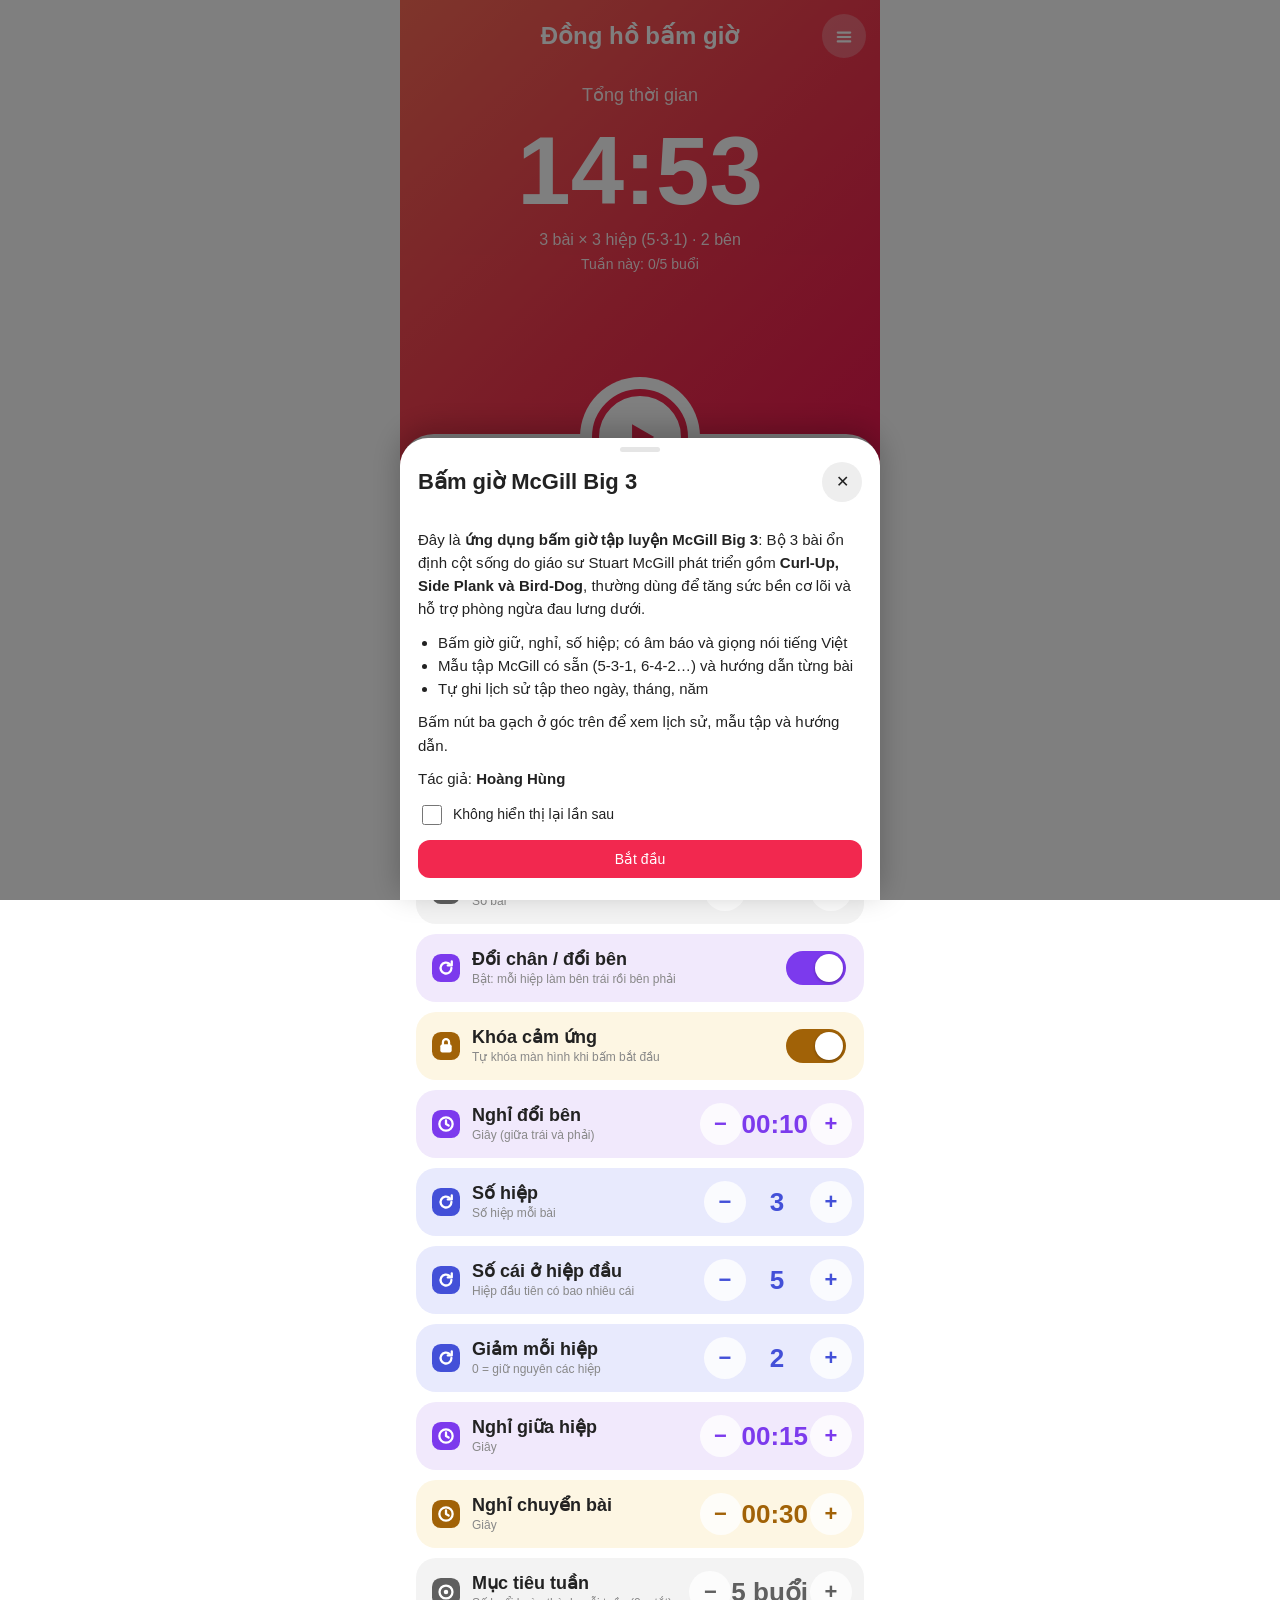
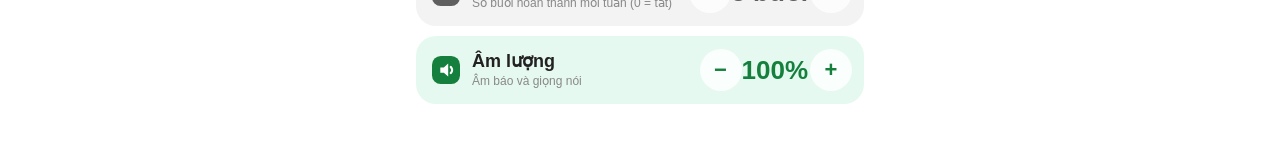
<file: index.html>
<!DOCTYPE html>
<html lang="vi">
<head>
<meta charset="UTF-8">
<meta name="viewport" content="width=device-width, initial-scale=1, minimum-scale=1, maximum-scale=1, user-scalable=no, viewport-fit=cover">
<title>Đồng hồ bấm giờ</title>
<link rel="apple-touch-icon" href="icon.png">
<link rel="icon" type="image/png" href="icon.png">
<meta name="apple-mobile-web-app-capable" content="yes">
<meta name="apple-mobile-web-app-status-bar-style" content="black-translucent">
<meta name="apple-mobile-web-app-title" content="Bấm giờ">
<link rel="manifest" href="manifest.webmanifest">
<meta name="theme-color" content="#f4364f">
<link rel="stylesheet" href="styles.css">
</head>
<body>
<div id="app">
<div class="top" id="top">
<h1>Đồng hồ bấm giờ</h1>
<button id="menu" aria-label="Lịch sử, mẫu tập và hướng dẫn"><svg class="fi" viewBox="0 0 24 24" aria-hidden="true"><rect x="4" y="6" width="16" height="2.4" rx="1.2"/><rect x="4" y="10.8" width="16" height="2.4" rx="1.2"/><rect x="4" y="15.6" width="16" height="2.4" rx="1.2"/></svg></button>
<div id="label">Tổng thời gian</div>
<div id="time">00:00</div>
<div id="info"></div>
<div id="wk"></div>
<div id="prog"></div>
</div>
<div class="sheet" id="sheet">
<button id="play" aria-label="Bắt đầu"><svg viewBox="0 0 24 24" id="pi"><path d="M7 4l14 8-14 8z"/></svg></button>
<div class="tools">
<button id="voice"><span><svg class="fi" viewBox="0 0 24 24" aria-hidden="true"><path d="M4 9.5v5h3.5l4.5 4v-13l-4.5 4z"/><path d="M15.2 9.2a4 4 0 0 1 0 5.6M17.8 6.6a7.6 7.6 0 0 1 0 10.8" fill="none" stroke="currentColor" stroke-width="2.2" stroke-linecap="round" stroke-linejoin="round"/></svg> Âm thanh</span></button><button id="vsel"><span><svg class="fi" viewBox="0 0 24 24" aria-hidden="true"><rect x="9" y="3" width="6" height="11" rx="3"/><path d="M5.8 11.5a6.2 6.2 0 0 0 12.4 0M12 17.8V21" fill="none" stroke="currentColor" stroke-width="2.2" stroke-linecap="round" stroke-linejoin="round"/></svg> Giọng đọc</span></button><button id="theme"><span><svg class="fi" viewBox="0 0 24 24" aria-hidden="true"><path d="M12 3a9 9 0 0 0 0 18z"/><circle cx="12" cy="12" r="8.2" fill="none" stroke="currentColor" stroke-width="2.2" stroke-linecap="round" stroke-linejoin="round"/></svg> Giao diện</span></button><button id="names"><span><svg class="fi" viewBox="0 0 24 24" aria-hidden="true"><path d="M4 17.3V20h2.7L18 8.7 15.3 6z"/><path d="M19.7 7a1 1 0 0 0 0-1.4l-1.3-1.3a1 1 0 0 0-1.4 0L16 5.3 18.7 8z"/></svg> Tên bài</span><small>Tùy chỉnh</small></button>
</div>
<div id="sug"></div>
<div id="rows"></div>
</div>
</div>
<div id="run">
<button id="lockBtn" aria-label="Khóa màn hình"><svg class="fi" viewBox="0 0 24 24" aria-hidden="true"><rect x="5" y="10.5" width="14" height="10" rx="2.6"/><path d="M8.5 10.5V8a3.5 3.5 0 0 1 7 0v2.5" fill="none" stroke="currentColor" stroke-width="2.2" stroke-linecap="round" stroke-linejoin="round"/></svg></button>
<button id="rCancel" aria-label="Hủy buổi tập"><svg class="fi" viewBox="0 0 24 24" aria-hidden="true"><path d="M6 6l12 12M18 6L6 18" fill="none" stroke="currentColor" stroke-width="2.6" stroke-linecap="round"/></svg></button>
<div id="rTitle">Tập luyện</div>
<div class="pan">Bài tập<div class="dots" id="rEx"></div></div>
<div class="pan">Vòng tập<div class="dots" id="rSet"></div></div>
<div class="ringw">
<svg viewBox="0 0 200 200"><circle cx="100" cy="100" r="92" fill="none" stroke="rgba(255,255,255,.25)" stroke-width="3"/>
<circle id="ring" cx="100" cy="100" r="92" fill="none" stroke="#fff" stroke-width="4" stroke-linecap="round" stroke-dasharray="578.05" stroke-dashoffset="0"/></svg>
<div class="mid"><div id="rPhase"></div><div id="rTime">00:00</div>
<div id="rTotal"><svg width="30" height="30" viewBox="0 0 30 30" fill="none" stroke="#fff" stroke-width="2.5"><circle cx="15" cy="15" r="12"/><path d="M15 8v8h5"/></svg><span id="rLeft">00:00</span><small>còn lại</small></div></div>
</div>
<div id="rName"></div><div id="rSub"></div>
<div class="ctl">
<button id="rPrev" aria-label="Quay lại"><svg width="26" height="26" viewBox="0 0 24 24" fill="none" stroke="#fff" stroke-width="2" stroke-linejoin="round"><path d="M18 5L8 12l10 7z"/><path d="M5 5v14"/></svg></button>
<button id="rPlay"><svg viewBox="0 0 24 24" id="rpi"><path d="M7 4l14 8-14 8z"/></svg></button>
<button id="rSkip"><svg width="30" height="30" viewBox="0 0 24 24" fill="none" stroke="#fff" stroke-width="2" stroke-linejoin="round"><path d="M6 5l10 7-10 7z"/><path d="M19 5v14"/></svg></button></div>
</div>
<div id="done">
<canvas id="cf"></canvas>
<div class="medal"><svg viewBox="0 0 64 64" fill="none" stroke="#fff" stroke-width="6" stroke-linecap="round" stroke-linejoin="round"><path d="M16 33l12 12 21-24"/></svg></div>
<h2>HOÀN THÀNH!</h2>
<p>Tuyệt vời, bạn đã hoàn thành buổi tập</p>
<div id="dStats"></div>
<button id="dDone">XONG</button>
</div>
<div id="bkp"><div class="bkp-box"><p>Bạn có muốn sao lưu dữ liệu buổi tập không?</p><div class="bkp-btns"><button id="bkpYes">Có</button><button id="bkpNo">Không</button></div></div></div>
<div id="lk"><button id="lkHold" aria-label="Chạm để mở khóa"><svg class="fi" viewBox="0 0 24 24" aria-hidden="true"><rect x="5" y="10.5" width="14" height="10" rx="2.6"/><path d="M8.5 10.5V8a3.5 3.5 0 0 1 7 0v2.5" fill="none" stroke="currentColor" stroke-width="2.2" stroke-linecap="round" stroke-linejoin="round"/></svg></button><div id="lkHint">Đang khoá cảm ứng. Chạm vào nút khóa để mở.</div></div>
<div class="ov" id="ov"><div class="box">
<div class="mh"><span id="mtl"></span><button data-a="close" aria-label="Đóng">✕</button></div>
<div class="tabs" id="mt"></div><div id="mb"></div>
</div></div>
<input type="file" id="file" accept=".json,application/json" hidden>
<script src="assets/img-curlup.js"></script>
<script src="assets/img-sideplank.js"></script>
<script src="assets/img-birddog.js"></script>
<script src="app.js"></script>
</body>
</html>
</file>
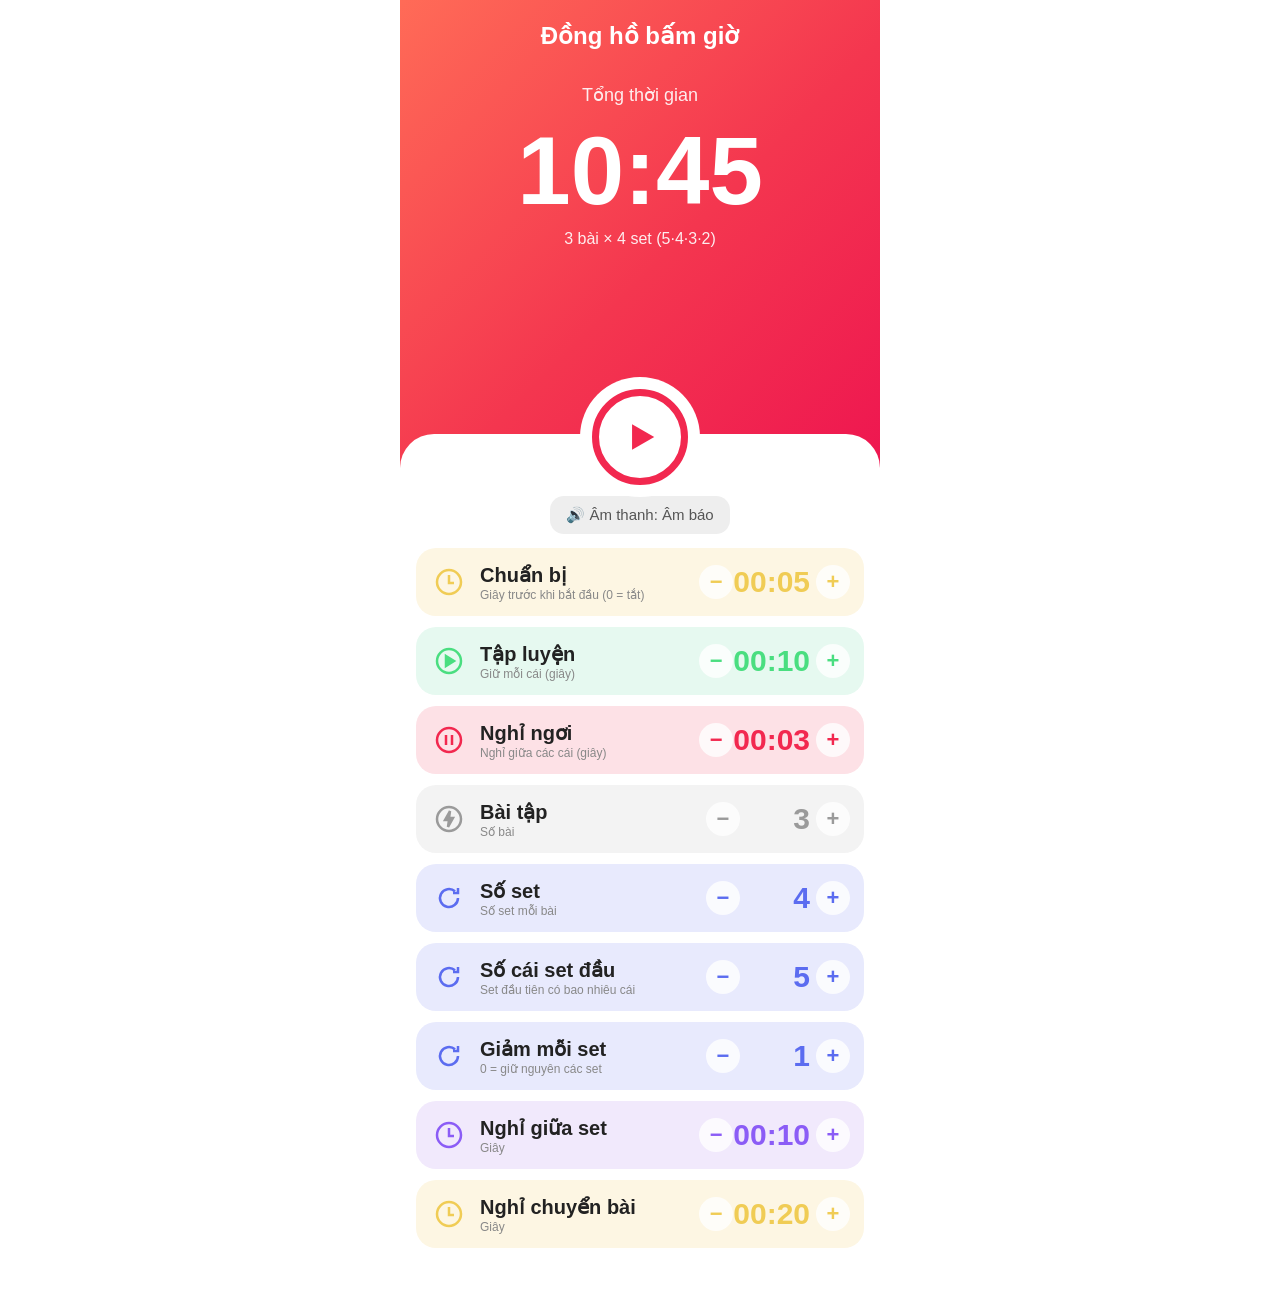
<file: TIME END.html>
<!DOCTYPE html>
<html lang="vi">
<head>
<meta charset="UTF-8">
<meta name="viewport" content="width=device-width, initial-scale=1, viewport-fit=cover">
<title>Đồng hồ bấm giờ</title>
<style>
*{box-sizing:border-box;-webkit-tap-highlight-color:transparent}
body{margin:0;font-family:-apple-system,"SF Pro Display",Roboto,sans-serif;background:#fff;color:#222}
#app{max-width:480px;min-height:100vh;margin:auto;display:flex;flex-direction:column;background:#fff}
.top{position:relative;height:52vh;min-height:360px;color:#fff;text-align:center;
 background:linear-gradient(135deg,#ff6b57,#f4364f 55%,#ee1650);transition:background .4s}
.top.rest{background:linear-gradient(135deg,#2dd4bf,#0ea5e9)}
.top.setrest{background:linear-gradient(135deg,#8b5cf6,#6366f1)}
.top.switch{background:linear-gradient(135deg,#fbbf24,#f97316)}
h1{margin:0;padding:calc(env(safe-area-inset-top,0px) + 22px) 0 0;font-size:24px;font-weight:700}
#label{margin-top:34px;font-size:18px;opacity:.9;min-height:24px}
#time{font-size:96px;font-weight:700;line-height:1.1;margin-top:10px;font-variant-numeric:tabular-nums}
#info{font-size:16px;opacity:.9;margin-top:6px;min-height:22px}
#prog{position:absolute;left:0;bottom:0;height:5px;background:rgba(255,255,255,.7);width:0;transition:width .2s}
.sheet{flex:1;background:#fff;border-radius:34px 34px 0 0;margin-top:-34px;position:relative;padding:62px 16px 30px}
#play{position:absolute;top:-45px;left:50%;transform:translateX(-50%);width:96px;height:96px;border-radius:50%;
 border:7px solid #f2284f;background:#fff;display:flex;align-items:center;justify-content:center;cursor:pointer;
 box-shadow:0 0 0 12px #fff;padding:0}
#play svg{width:38px;height:38px;fill:#f2284f}
.tools{display:flex;justify-content:center;gap:12px;margin-bottom:14px}
.tools button,.vtog{border:0;background:#eee;border-radius:14px;padding:10px 16px;font-size:15px;color:#555;cursor:pointer}
.row{display:flex;align-items:center;border-radius:20px;padding:0 14px 0 18px;height:68px;margin-bottom:11px;font-size:20px;font-weight:600}
.row .ic{width:30px;height:30px;margin-right:16px;flex:none}
.row .n{flex:1;cursor:pointer}
.row .n small{display:block;font-size:12px;font-weight:400;color:#888;margin-top:1px}
.row .v{font-size:30px;font-weight:600;min-width:70px;text-align:right;cursor:pointer}
.row button{width:34px;height:34px;border:0;border-radius:50%;background:rgba(255,255,255,.8);font-size:22px;font-weight:700;margin-left:6px;color:inherit;cursor:pointer}
.r1{background:#e6f9f0;color:#4ade80}.r2{background:#fde1e6;color:#f2284f}
.r3{background:#f3f3f3;color:#9a9a9a}.r4{background:#e8eafd;color:#5b6cf0}
.r5{background:#f1e9fc;color:#8b5cf6}.r6{background:#fdf6e3;color:#f0cc55}
.row .n{color:#222}
.locked .row button{opacity:.3;pointer-events:none}
#run{display:none;position:fixed;inset:0;z-index:9;flex-direction:column;align-items:center;color:#fff;padding:calc(env(safe-area-inset-top,0px) + 22px) 14px calc(env(safe-area-inset-bottom,0px) + 28px);transition:background .4s}
#rTitle{font-size:24px;font-weight:700;margin-bottom:22px}
.pan{width:100%;max-width:480px;display:flex;justify-content:space-between;align-items:center;border:2px solid rgba(255,255,255,.25);border-radius:26px;padding:0 22px;height:78px;margin-bottom:12px;font-size:22px;font-weight:600}
.dots{display:flex;gap:10px}.dots i{width:19px;height:19px;border-radius:50%;background:rgba(0,0,0,.15)}.dots i.on{background:#fff}
.ringw{position:relative;width:min(80vw,380px);aspect-ratio:1;margin:auto}
.ringw svg{width:100%;height:100%;transform:rotate(-90deg)}
.mid{position:absolute;inset:0;display:flex;flex-direction:column;align-items:center;justify-content:center}
#rPhase{font-size:22px;font-weight:600;text-transform:uppercase}
#rTime{font-size:84px;font-weight:700;font-variant-numeric:tabular-nums;line-height:1.1}
#rTotal{font-size:28px;font-weight:600;display:flex;align-items:center;gap:8px}
#rName{font-size:38px;font-weight:800;text-transform:uppercase;text-align:center}
#rSub{opacity:.85;margin:6px 0 24px;height:20px}
.ctl{display:flex;align-items:center;justify-content:space-between;width:100%;max-width:420px}
.ctl .c{background:none;border:0;color:#fff;font-size:18px;width:90px;cursor:pointer;text-align:left}
#rPlay{width:116px;height:116px;border-radius:50%;border:0;background:#fff;cursor:pointer;display:flex;align-items:center;justify-content:center}
#rPlay svg{width:46px;height:46px;fill:currentColor}
#rSkip{width:70px;height:70px;border-radius:50%;border:0;background:rgba(255,255,255,.25);cursor:pointer;display:flex;align-items:center;justify-content:center}
</style>
</head>
<body>
<div id="app">
 <div class="top" id="top">
  <h1>Đồng hồ bấm giờ</h1>
  <div id="label">Tổng thời gian</div>
  <div id="time">00:00</div>
  <div id="info"></div>
  <div id="prog"></div>
 </div>
 <div class="sheet" id="sheet">
  <button id="play" aria-label="Bắt đầu"><svg viewBox="0 0 24 24" id="pi"><path d="M7 4l14 8-14 8z"/></svg></button>
  <div class="tools">
   <button class="vtog" id="voice">🔊 Âm thanh</button>
  </div>
  <div id="rows"></div>
 </div>
</div>
<div id="run">
 <div id="rTitle">Tập luyện</div>
 <div class="pan">Bài tập<div class="dots" id="rEx"></div></div>
 <div class="pan">Vòng tập<div class="dots" id="rSet"></div></div>
 <div class="ringw">
  <svg viewBox="0 0 200 200"><circle cx="100" cy="100" r="92" fill="none" stroke="rgba(0,0,0,.12)" stroke-width="3"/>
  <circle id="ring" cx="100" cy="100" r="92" fill="none" stroke="#fff" stroke-width="4" stroke-linecap="round" stroke-dasharray="578.05" stroke-dashoffset="0"/></svg>
  <div class="mid"><div id="rPhase"></div><div id="rTime">00:00</div>
   <div id="rTotal"><svg width="30" height="30" viewBox="0 0 30 30" fill="none" stroke="#fff" stroke-width="2.5"><circle cx="15" cy="15" r="12"/><path d="M15 8v8h5"/></svg><span id="rLeft">00:00</span></div></div>
 </div>
 <div id="rName"></div><div id="rSub"></div>
 <div class="ctl"><button class="c" id="rCancel">HỦY</button>
  <button id="rPlay"><svg viewBox="0 0 24 24" id="rpi"><path d="M7 4l14 8-14 8z"/></svg></button>
  <button id="rSkip"><svg width="30" height="30" viewBox="0 0 24 24" fill="none" stroke="#fff" stroke-width="2" stroke-linejoin="round"><path d="M6 5l10 7-10 7z"/><path d="M19 5v14"/></svg></button></div>
</div>
<script>
const $=id=>document.getElementById(id);
const DEF={prep:5,hold:10,rest:3,ex:3,nSets:4,first:5,dec:1,setRest:10,switchRest:20,snd:'beep'};
let cfg={...DEF};
try{Object.assign(cfg,JSON.parse(localStorage.getItem('cfg')||'{}'))}catch(e){}

// Tự động tính danh sách số cái cho từng set từ nSets, first và dec
const getSets=()=>Array.from({length:cfg.nSets},(_,i)=>Math.max(1,cfg.first-cfg.dec*i));
const save=()=>{try{localStorage.setItem('cfg',JSON.stringify(cfg))}catch(e){}};
const fmt=s=>{s=Math.max(0,Math.ceil(s));return String(Math.floor(s/60)).padStart(2,'0')+':'+String(s%60).padStart(2,'0')};

const ICONS={
 play:'<svg class="ic" viewBox="0 0 30 30" fill="none" stroke="currentColor" stroke-width="2.5"><circle cx="15" cy="15" r="12"/><path d="M12 10l8 5-8 5z" fill="currentColor"/></svg>',
 pause:'<svg class="ic" viewBox="0 0 30 30" fill="none" stroke="currentColor" stroke-width="2.5"><circle cx="15" cy="15" r="12"/><path d="M12 10v10M18 10v10"/></svg>',
 bolt:'<svg class="ic" viewBox="0 0 30 30" fill="none" stroke="currentColor" stroke-width="2.5"><circle cx="15" cy="15" r="12"/><path d="M16 7l-5 9h4l-1 7 5-9h-4z" fill="currentColor"/></svg>',
 loop:'<svg class="ic" viewBox="0 0 30 30" fill="none" stroke="currentColor" stroke-width="2.5"><path d="M24 15a9 9 0 1 1-3-6.7M24 5v5h-5"/></svg>',
 clock:'<svg class="ic" viewBox="0 0 30 30" fill="none" stroke="currentColor" stroke-width="2.5"><circle cx="15" cy="15" r="12"/><path d="M15 8v8h5"/></svg>'
};

// Đã loại bỏ hàng "Vòng tập", và cập nhật "Nghỉ chuyển bài" thành step: 1
const ROWS=[
 {k:'prep',cls:'r6',ic:'clock',name:'Chuẩn bị',sub:'Giây trước khi bắt đầu (0 = tắt)',step:1,min:0,fmt:fmt},
 {k:'hold',cls:'r1',ic:'play',name:'Tập luyện',sub:'Giữ mỗi cái (giây)',step:1,min:1,fmt:fmt},
 {k:'rest',cls:'r2',ic:'pause',name:'Nghỉ ngơi',sub:'Nghỉ giữa các cái (giây)',step:1,min:0,fmt:fmt},
 {k:'ex',cls:'r3',ic:'bolt',name:'Bài tập',sub:'Số bài',step:1,min:1,fmt:v=>v},
 {k:'nSets',cls:'r4',ic:'loop',name:'Số set',sub:'Số set mỗi bài',step:1,min:1,fmt:v=>v},
 {k:'first',cls:'r4',ic:'loop',name:'Số cái set đầu',sub:'Set đầu tiên có bao nhiêu cái',step:1,min:1,fmt:v=>v},
 {k:'dec',cls:'r4',ic:'loop',name:'Giảm mỗi set',sub:'0 = giữ nguyên các set',step:1,min:0,fmt:v=>v},
 {k:'setRest',cls:'r5',ic:'clock',name:'Nghỉ giữa set',sub:'Giây',step:1,min:0,fmt:fmt},
 {k:'switchRest',cls:'r6',ic:'clock',name:'Nghỉ chuyển bài',sub:'Giây',step:1,min:0,fmt:fmt}
];
const SND=[['beep','Âm báo'],['voice','Giọng nói'],['both','Âm báo + giọng nói'],['off','Tắt']];

function render(){
 $('rows').innerHTML=ROWS.map(r=>{
  const v=cfg[r.k];
  return `<div class="row ${r.cls}">${ICONS[r.ic]}<div class="n" data-k="${r.k}">${r.name}<small>${r.sub}</small></div>`+
  `<button data-k="${r.k}" data-d="-1">−</button><div class="v" data-k="${r.k}">${r.fmt(v)}</div><button data-k="${r.k}" data-d="1">+</button></div>`;
 }).join('');
 $('voice').textContent='🔊 Âm thanh: '+SND.find(x=>x[0]===cfg.snd)[1];
 if(!running&&!started)showTotal();
}

$('rows').addEventListener('click',e=>{
 if(started)return;
 const k=e.target.dataset.k;if(!k)return;
 const r=ROWS.find(x=>x.k===k);
 if(e.target.dataset.d){
  cfg[k]=Math.max(r.min,cfg[k]+r.step*e.target.dataset.d);
  save();render();return;
 }
 const s=prompt(r.name+' ('+r.sub+')',cfg[k]);
 if(s!==null&&!isNaN(+s)){
  cfg[k]=Math.max(r.min,Math.round(+s));
  save();render();
 }
});
$('voice').onclick=()=>{const i=SND.findIndex(x=>x[0]===cfg.snd);cfg.snd=SND[(i+1)%SND.length][0];if('speechSynthesis' in window)speechSynthesis.cancel();save();render()};

/* Timeline */
function build(){
 const st=[],S=getSets();
 if(cfg.prep>0)st.push({t:'prep',d:cfg.prep,e:1,s:1,label:'Chuẩn bị'});
 for(let e=1;e<=cfg.ex;e++){
  S.forEach((n,si)=>{
   for(let r=1;r<=n;r++){
    st.push({t:'hold',d:cfg.hold,e,s:si+1,r,n,label:'Giữ'});
    if(r<n&&cfg.rest>0)st.push({t:'rest',d:cfg.rest,e,s:si+1,r,n,label:'Nghỉ'});
   }
   if(si<S.length-1&&cfg.setRest>0)st.push({t:'setrest',d:cfg.setRest,e,s:si+1,label:'Nghỉ giữa set',say:`Xong set ${si+1}. Nghỉ ${cfg.setRest} giây. Set tiếp theo ${S[si+1]} cái`});
  });
  if(e<cfg.ex&&cfg.switchRest>0)st.push({t:'switch',d:cfg.switchRest,e,label:'Chuyển bài',say:`Xong bài ${e}. Nghỉ ${cfg.switchRest} giây, chuyển sang bài ${e+1}`});
 }
 return st;
}
let steps=[],idx=0,rem=0,running=false,started=false,last=0,lastSec=-1,totalAll=0,doneTime=0,halfSaid=false,wl=null;
const COL={prep:['#a78bfa','#7c3aed'],hold:['#5de3a1','#4ecb8f'],rest:['#ff6b57','#ee1650'],setrest:['#8b8bf5','#5b6cf0'],switch:['#fbbf24','#f97316']};
const TITLE={prep:'Chuẩn bị',hold:'Tập luyện',rest:'Nghỉ ngơi',setrest:'Nghỉ giữa set',switch:'Chuyển bài'};
function showTotal(){
 const tot=build().reduce((a,s)=>a+s.d,0);
 $('time').textContent=fmt(tot);$('label').textContent='Tổng thời gian';
 $('top').className='top';$('info').textContent=cfg.ex+' bài × '+cfg.nSets+' set ('+getSets().join('·')+')';
}

/* Âm thanh */
let ac=null;
function initAudio(){
 try{if(navigator.audioSession)navigator.audioSession.type='ambient'}catch(e){}
 try{ac=ac||new(window.AudioContext||window.webkitAudioContext)();if(ac.state!=='running')ac.resume()}catch(e){}
}
function beep(f=880,d=.15,v=.35){
 if(!ac||!(cfg.snd==='beep'||cfg.snd==='both'))return;
 const o=ac.createOscillator(),g=ac.createGain(),t=ac.currentTime;
 o.frequency.value=f;o.connect(g);g.connect(ac.destination);
 g.gain.setValueAtTime(0,t);g.gain.linearRampToValueAtTime(v,t+.01);g.gain.exponentialRampToValueAtTime(.001,t+d);
 o.start(t);o.stop(t+d+.02);
}
function say(t){
 if(!(cfg.snd==='voice'||cfg.snd==='both')||!t||!('speechSynthesis' in window))return;
 const u=new SpeechSynthesisUtterance(t);u.lang='vi-VN';u.rate=1.05;
 const v=speechSynthesis.getVoices().find(v=>v.lang&&v.lang.toLowerCase().startsWith('vi'));if(v)u.voice=v;
 speechSynthesis.cancel();speechSynthesis.speak(u);
}
function cueStart(s){
 if(s.t==='hold'){beep(1000,.35);say('Bắt đầu')}
 else if(s.t==='prep'){beep(600,.15);say('Chuẩn bị')}
 else if(s.t==='rest'){beep(500,.25);say('Nghỉ')}
 else{beep(500,.25);say(s.say)}
}

const dots=(el,n,c)=>{el.innerHTML=Array.from({length:n},(_,i)=>`<i class="${i<c?'on':''}"></i>`).join('')};
function enter(i){
 idx=i;const s=steps[i];rem=s.d;lastSec=-1;halfSaid=false;
 const c=COL[s.t];
 $('run').style.background=`linear-gradient(135deg,${c[0]},${c[1]})`;$('rPlay').style.color=c[1];
 $('rTitle').textContent=TITLE[s.t];$('rPhase').textContent=TITLE[s.t];
 const ex=s.t==='switch'?s.e+1:s.e,st=s.t==='switch'?1:s.t==='setrest'?s.s+1:s.s;
 const S=getSets();
 dots($('rEx'),cfg.ex,ex);dots($('rSet'),S.length,st);
 $('rName').textContent='Bài tập '+ex;
 $('rSub').textContent=s.t==='prep'?'Sẵn sàng nào':s.t==='hold'?`Cái ${s.r}/${s.n}`:s.t==='rest'?`Cái tiếp theo: ${s.r+1}/${s.n}`:`Set ${st}: ${S[st-1]} cái`;
 upd();
 cueStart(s);
}
function upd(){
 const s=steps[idx],r=Math.max(rem,0);
 $('rTime').textContent=fmt(r);
 $('ring').style.strokeDashoffset=578.05*(1-r/s.d);
 $('rLeft').textContent=fmt(totalAll-doneTime-(s.d-r));
}
function tick(now){
 if(!running)return;
 rem-=(now-last)/1000;last=now;
 const s=steps[idx],sec=Math.ceil(rem);
 if(s.t==='hold'){
  if(!halfSaid&&rem<=s.d/2){halfSaid=true;if(s.d>=4){beep(800,.1);say('Một nửa')}}
 }else if(s.d>3&&sec!==lastSec&&sec>=1&&sec<=3){beep(700,.1);say(String(sec))}
 lastSec=sec;
 if(rem<=0){
  doneTime+=s.d;
  if(idx+1>=steps.length){finish();return}
  enter(idx+1);
 }else upd();
 requestAnimationFrame(tick);
}
function setIcon(){$('rpi').innerHTML=running?'<path d="M7 5h4v14H7zM13 5h4v14h-4z"/>':'<path d="M7 4l14 8-14 8z"/>'}
async function wake(on){try{if(on){wl=await navigator.wakeLock.request('screen')}else if(wl){wl.release();wl=null}}catch(e){}}
function close(){running=false;started=false;wake(false);$('run').style.display='none';showTotal()}
function finish(){running=false;beep(1000,.15);setTimeout(()=>beep(1000,.15),200);setTimeout(()=>beep(1300,.4),400);say('Hoàn thành buổi tập');close()}
$('play').onclick=()=>{
 initAudio();
 steps=build();if(!steps.length)return;
 totalAll=steps.reduce((a,s)=>a+s.d,0);doneTime=0;started=true;running=true;
 $('run').style.display='flex';last=performance.now();enter(0);setIcon();wake(true);
 requestAnimationFrame(tick);
};
$('rPlay').onclick=()=>{
 initAudio();
 running=!running;setIcon();
 if(running){last=performance.now();requestAnimationFrame(tick)}else if('speechSynthesis' in window)speechSynthesis.cancel();
};
$('rCancel').onclick=()=>{if('speechSynthesis' in window)speechSynthesis.cancel();close()};
$('rSkip').onclick=()=>{
 doneTime+=steps[idx].d;
 if(idx+1>=steps.length)finish();else enter(idx+1);
};
if('speechSynthesis' in window)speechSynthesis.getVoices();
render();
</script>
</body>
</html>
</file>
<file: styles.css>
*{box-sizing:border-box;-webkit-tap-highlight-color:transparent;touch-action:manipulation}
html,body{-webkit-text-size-adjust:100%;touch-action:pan-x pan-y}
:root{--bg:#fff;--tx:#222;--chip:#eee;--mu:#888;--bd:#e5e5e5}
[data-theme=dark]{--bg:#14161a;--tx:#eee;--chip:#2a2d33;--mu:#9aa;--bd:#33363c}
body{margin:0;font-family:-apple-system,"SF Pro Display",Roboto,sans-serif;background:var(--bg);color:var(--tx)}
#app{max-width:480px;min-height:100vh;min-height:100dvh;margin:auto;display:flex;flex-direction:column;background:var(--bg)}
.top{position:relative;height:52vh;height:52dvh;min-height:340px;color:#fff;text-align:center;background:linear-gradient(135deg,#ff6b57,#f4364f 55%,#ee1650);transition:background .4s}
.top.rest{background:linear-gradient(135deg,#2dd4bf,#0ea5e9)}
.top.setrest{background:linear-gradient(135deg,#8b5cf6,#6366f1)}
.top.switch{background:linear-gradient(135deg,#fbbf24,#f97316)}
h1{margin:0;padding:calc(env(safe-area-inset-top,0px) + 22px) 60px 0;font-size:24px;font-weight:700}
#menu{position:absolute;right:14px;top:calc(env(safe-area-inset-top,0px) + 14px);width:44px;height:44px;border-radius:50%;border:0;background:rgba(255,255,255,.25);color:#fff;font-size:22px;cursor:pointer}
#label{margin-top:34px;font-size:18px;opacity:.9;min-height:24px}
#time{font-size:80px;font-size:clamp(72px,24vw,96px);font-weight:700;line-height:1.1;margin-top:10px;font-variant-numeric:tabular-nums}
#info{font-size:16px;opacity:.9;margin-top:6px;min-height:22px}
#prog{position:absolute;left:0;bottom:0;height:5px;background:rgba(255,255,255,.7);width:0;transition:width .2s}
.sheet{flex:1;background:var(--bg);border-radius:34px 34px 0 0;margin-top:-34px;position:relative;padding:62px 16px calc(30px + env(safe-area-inset-bottom,0px))}
#play{position:absolute;top:-45px;left:50%;transform:translateX(-50%);width:96px;height:96px;border-radius:50%;border:7px solid #f2284f;background:var(--bg);display:flex;align-items:center;justify-content:center;cursor:pointer;box-shadow:0 0 0 12px var(--bg);padding:0}
#play svg{width:38px;height:38px;fill:#f2284f}
.tools{display:grid;grid-template-columns:repeat(2,1fr);gap:8px;margin-bottom:14px}
.tools button{border:0;background:var(--chip);border-radius:14px;padding:8px 4px;min-height:52px;font-size:13.5px;font-weight:600;line-height:1.25;color:var(--tx);cursor:pointer;display:flex;flex-direction:column;align-items:center;justify-content:center;text-align:center}
.tools small{display:block;font-size:11.5px;font-weight:400;color:var(--mu);margin-top:1px;max-width:100%;overflow:hidden;text-overflow:ellipsis;white-space:nowrap}
.row{display:flex;align-items:center;border-radius:20px;padding:8px 12px 8px 16px;min-height:68px;margin-bottom:10px;font-size:18px;font-weight:600}
.row .ic{width:28px;height:28px;margin-right:12px;flex:none}
.row .n{flex:1;min-width:0;cursor:pointer;color:var(--tx);line-height:1.2}
.row .n small{display:block;font-size:12px;font-weight:400;line-height:1.25;color:var(--mu);margin-top:2px}
.row .v{font-size:26px;font-weight:600;min-width:62px;text-align:center;cursor:pointer;font-variant-numeric:tabular-nums}
.row button{width:42px;height:42px;flex:none;border:0;border-radius:50%;background:rgba(255,255,255,.8);font-size:22px;font-weight:700;margin-left:2px;color:inherit;cursor:pointer;display:flex;align-items:center;justify-content:center;padding:0}
.row button.sw{width:60px;height:34px;border-radius:17px;background:rgba(0,0,0,.18);position:relative;margin:0 6px 0 8px;padding:0;transition:background .2s}
.row button.sw::after{content:"";position:absolute;top:3px;left:3px;width:28px;height:28px;border-radius:50%;background:#fff;box-shadow:0 1px 3px rgba(0,0,0,.3);transition:transform .2s}
.row button.sw.on{background:currentColor}
.row button.sw.on::after{transform:translateX(26px)}
[data-theme=dark] .row button.sw{background:rgba(255,255,255,.25)}
[data-theme=dark] .row button.sw.on{background:currentColor}
@media (prefers-reduced-motion:reduce){.row button.sw,.row button.sw::after{transition:none}}
.r1{background:#e6f9f0;color:#15803d}.r2{background:#fde1e6;color:#d81b45}
.r3{background:#f3f3f3;color:#5f5f5f}.r4{background:#e8eafd;color:#4350d8}
.r5{background:#f1e9fc;color:#7c3aed}.r6{background:#fdf6e3;color:#a16207}
[data-theme=dark] .r1{background:#12301f}[data-theme=dark] .r2{background:#3a1520}[data-theme=dark] .r3{background:#2a2a2a}
[data-theme=dark] .r4{background:#1b1f45}[data-theme=dark] .r5{background:#2a1c47}[data-theme=dark] .r6{background:#3a3115}
[data-theme=dark] .row button{background:rgba(255,255,255,.15)}
[data-theme=dark] .r1{color:#4ade80}[data-theme=dark] .r2{color:#ff7b95}[data-theme=dark] .r3{color:#c4c4c4}
[data-theme=dark] .r4{color:#9aa5ff}[data-theme=dark] .r5{color:#b9a0ff}[data-theme=dark] .r6{color:#f0cc55}
#run{display:none;position:fixed;inset:0;z-index:9;flex-direction:column;align-items:center;color:#fff;padding:calc(env(safe-area-inset-top,0px) + 16px) 14px calc(env(safe-area-inset-bottom,0px) + 20px);overflow-y:auto;transition:background .4s}
#rTitle{font-size:22px;font-weight:700;height:44px;margin:-4px 0 clamp(8px,2dvh,16px);display:flex;align-items:center;justify-content:center;text-align:center;padding:0 52px;white-space:nowrap}
.pan{width:100%;max-width:480px;display:flex;justify-content:space-between;align-items:center;border:2px solid rgba(255,255,255,.25);border-radius:26px;padding:0 20px;height:56px;height:clamp(48px,7dvh,56px);flex:none;margin-bottom:10px;font-size:20px;font-weight:600}
.dots{display:flex;gap:12px;align-items:center}.dots i{font-style:normal;font-size:22px;font-weight:600;min-width:20px;text-align:center;color:#fff;opacity:.35;transition:opacity .3s,transform .3s}.dots i.on{opacity:1;font-weight:800;transform:scale(1.2)}
.ringw{position:relative;flex:none;width:min(80vw,380px);width:clamp(180px,min(80vw,380px,calc(100dvh - 505px)),380px);aspect-ratio:1;margin:auto;container-type:inline-size}
.ringw svg{width:100%;height:100%;transform:rotate(-90deg)}
.mid{position:absolute;inset:0;display:flex;flex-direction:column;align-items:center;justify-content:center}
#rPhase{font-size:22px;font-weight:600;text-transform:uppercase}
#rTime{font-size:64px;font-size:clamp(44px,22cqw,84px);font-weight:700;font-variant-numeric:tabular-nums;line-height:1.1}
#rTotal{font-size:24px;font-weight:600;display:flex;align-items:center;gap:8px}#rTotal small{font-size:13px;font-weight:400;opacity:.8}
#rName{font-size:30px;font-size:clamp(26px,4.6dvh,38px);font-weight:800;text-transform:uppercase;text-align:center;overflow-wrap:anywhere;padding:0 8px}
#rSub{opacity:.85;margin:10px 0 clamp(14px,3dvh,28px);min-height:20px;text-align:center}
.ctl{display:flex;align-items:center;justify-content:space-between;width:100%;max-width:420px}
.ctl .c{background:none;border:0;color:#fff;font-size:18px;width:70px;cursor:pointer;text-align:left}
#rPlay{width:104px;height:104px;width:clamp(84px,13dvh,116px);height:clamp(84px,13dvh,116px);border-radius:50%;border:0;background:#fff;cursor:pointer;display:flex;align-items:center;justify-content:center}
#rPlay svg{width:46px;height:46px;fill:currentColor}
#rSkip{width:70px;height:70px;border-radius:50%;border:0;background:rgba(255,255,255,.25);cursor:pointer;display:flex;align-items:center;justify-content:center}
#done{display:none;position:fixed;inset:0;z-index:20;flex-direction:column;align-items:center;justify-content:center;text-align:center;color:#fff;padding:24px;
background:radial-gradient(circle at 50% 35%,#34d399,#0ea5e9 70%,#6366f1);animation:dfade .5s ease both}
#cf{position:absolute;inset:0;width:100%;height:100%;pointer-events:none}
.medal{width:150px;height:150px;border-radius:50%;background:rgba(255,255,255,.2);display:flex;align-items:center;justify-content:center;
position:relative;animation:dpop .7s cubic-bezier(.2,1.6,.4,1) .15s both}
.medal::before{content:"";position:absolute;inset:-14px;border-radius:50%;border:3px solid rgba(255,255,255,.5);animation:dpulse 1.8s ease-out .8s infinite}
.medal svg{width:84px;height:84px}
.medal path{stroke-dasharray:60;stroke-dashoffset:60;animation:dcheck .6s ease .75s forwards}
#done h2{font-size:36px;font-weight:800;margin:28px 0 8px;letter-spacing:.5px;animation:dup .6s ease .5s both}
#done p{margin:0;font-size:18px;opacity:.95;animation:dup .6s ease .7s both}
#dStats{display:flex;gap:12px;margin:26px 0 34px;animation:dup .6s ease .9s both}
#dStats div{background:rgba(255,255,255,.2);border-radius:18px;padding:12px 18px;min-width:84px}
#dStats b{display:block;font-size:26px;font-variant-numeric:tabular-nums}
#dStats span{font-size:13px;opacity:.9}
#dDone{border:0;border-radius:30px;background:#fff;color:#0ea5e9;font-size:18px;font-weight:700;padding:16px 56px;cursor:pointer;animation:dup .6s ease 1.1s both;position:relative}
#bkp{display:none;position:fixed;inset:0;z-index:30;background:rgba(0,0,0,.5);align-items:center;justify-content:center;padding:24px}
.bkp-box{background:var(--bg);color:var(--tx);border-radius:22px;padding:26px 22px;max-width:340px;width:100%;text-align:center;box-shadow:0 12px 40px rgba(0,0,0,.35);animation:up .25s ease-out}
.bkp-box p{font-size:16px;line-height:1.45;margin:0 0 20px}
.bkp-btns{display:flex;gap:10px}
#bkpYes{flex:1;border:0;border-radius:16px;background:#0ea5e9;color:#fff;font-size:16px;font-weight:700;padding:13px 0;cursor:pointer}
#bkpNo{flex:1;border:1px solid var(--bd);border-radius:16px;background:var(--chip);color:var(--tx);font-size:16px;font-weight:600;padding:13px 0;cursor:pointer}
@keyframes dfade{from{opacity:0}to{opacity:1}}
@keyframes dpop{from{transform:scale(0)}to{transform:scale(1)}}
@keyframes dcheck{to{stroke-dashoffset:0}}
@keyframes dpulse{from{transform:scale(.9);opacity:1}to{transform:scale(1.35);opacity:0}}
@keyframes dup{from{opacity:0;transform:translateY(18px)}to{opacity:1;transform:none}}
@media (prefers-reduced-motion:reduce){#done,#done *,.medal::before{animation-duration:.01s!important;animation-delay:0s!important;animation-iteration-count:1!important}}
.ctl{display:grid;grid-template-columns:1fr 1fr auto 1fr 1fr;align-items:center;justify-items:center}.ctl .c{width:auto;justify-self:start}#rPrev,#rSkip{width:64px;height:64px}#rPrev{border-radius:50%;border:0;background:rgba(255,255,255,.25);cursor:pointer;display:flex;align-items:center;justify-content:center}
#wk{font-size:14px;opacity:.9;margin-top:4px;min-height:20px}
.sug{background:var(--chip);border-radius:16px;padding:12px 14px;margin-bottom:14px;font-size:14px;line-height:1.4}.sug b{display:block;margin-bottom:2px}.sug .btn{margin:8px 8px 0 0}
#lockBtn{position:absolute;right:14px;top:calc(env(safe-area-inset-top,0px) + 12px);width:44px;height:44px;border-radius:50%;border:0;background:rgba(255,255,255,.25);color:#fff;font-size:20px;cursor:pointer;padding:0}
#lk{display:none;position:fixed;inset:0;z-index:15;background:rgba(0,0,0,.12);color:#fff;touch-action:none;-webkit-user-select:none;user-select:none}
#lkHold{position:absolute;right:14px;top:calc(env(safe-area-inset-top,0px) + 12px);width:44px;height:44px;border:0;border-radius:50%;background:rgba(0,0,0,.35);color:#fff;padding:0;touch-action:none;font-size:20px}
#lkHint{position:absolute;right:14px;top:calc(env(safe-area-inset-top,0px) + 66px);padding:8px 12px;border-radius:14px;background:rgba(0,0,0,.55);font-size:13px;line-height:1.3;max-width:70vw;opacity:0;pointer-events:none}
#lkHint.show{animation:lkToastIn .3s ease forwards}
@keyframes lkToastIn{from{opacity:0;transform:translateY(-4px)}to{opacity:1;transform:none}}
@media (prefers-reduced-motion:reduce){#lkHint.show{animation:none;opacity:1}}
.fi{width:1.15em;height:1.15em;vertical-align:-.22em;fill:currentColor;flex:none}
.row .ic .g{fill:var(--bg)}.row .ic .s{fill:none;stroke:var(--bg);stroke-width:2.6;stroke-linecap:round;stroke-linejoin:round}
#menu .fi,#lockBtn .fi,#lkHold>.fi{width:22px;height:22px;vertical-align:middle}
/* Popup / menu */
.ov{display:none;overscroll-behavior:contain;position:fixed;inset:0;z-index:20;background:rgba(0,0,0,.5);align-items:flex-end;justify-content:center}
.box{background:var(--bg);color:var(--tx);width:100%;max-width:480px;height:84vh;height:84dvh;max-height:calc(100dvh - env(safe-area-inset-top,0px) - 20px);border-radius:28px 28px 0 0;display:flex;flex-direction:column;padding-bottom:env(safe-area-inset-bottom,0px);box-shadow:0 -8px 30px rgba(0,0,0,.25);animation:up .24s ease-out}
.box::before{content:"";flex:none;width:40px;height:5px;border-radius:3px;background:var(--bd);margin:9px auto 0}
.box.sm{height:auto}
@keyframes up{from{transform:translateY(28px);opacity:0}}
@media (prefers-reduced-motion:reduce){.box{animation:none}}
.mh{flex:none;display:flex;justify-content:space-between;align-items:center;padding:10px 18px 10px;font-size:22px;font-weight:700}
.mh button{border:0;background:var(--chip);color:var(--tx);width:40px;height:40px;border-radius:50%;font-size:16px;cursor:pointer}
.tabs{flex:none;display:flex;flex-wrap:nowrap;gap:4px;padding:0 12px 12px;overflow-x:auto;scrollbar-width:none;-webkit-overflow-scrolling:touch}
.tabs::-webkit-scrollbar{display:none}
.tabs .tb{flex:1 0 auto;text-align:center;padding:10px 7px;font-size:13.5px;font-weight:600}
.tb,.btn{border:0;background:var(--chip);color:var(--tx);border-radius:12px;padding:9px 13px;min-height:38px;font-size:14px;cursor:pointer;white-space:nowrap}
.tb.on,.btn.p{background:#f2284f;color:#fff}
.btn{margin:6px 6px 0 0}
#mb{flex:1 1 auto;min-height:0;overflow:auto;overscroll-behavior:contain;-webkit-overflow-scrolling:touch;padding:6px 18px 22px;font-size:15px;line-height:1.55}
html.lock,html.lock body{overflow:hidden}
#mb a{color:#f2284f;font-weight:600;text-decoration:none}#mb p{margin:10px 0}#mb ul{padding-left:20px;margin:6px 0}
.st{display:grid;grid-template-columns:repeat(3,1fr);gap:6px;margin:6px 0 8px}
.st div{background:var(--chip);border-radius:12px;padding:8px 2px;text-align:center;font-size:11px;color:var(--mu)}
.st b{display:block;font-size:19px;color:var(--tx)}
.nav{display:flex;justify-content:space-between;align-items:center;margin:8px 0;font-weight:600}
.nav .btn{margin:0}
.cal{display:grid;grid-template-columns:repeat(7,1fr);gap:4px;text-align:center;font-size:13px}
.cal i{font-style:normal;color:var(--mu);font-size:11px}
.cal b{font-weight:500;padding:9px 0;border-radius:10px;cursor:pointer;background:var(--chip)}
.cal b.n{visibility:hidden}.cal b.t{outline:2px solid #f2284f}
.yr{display:flex;align-items:flex-end;gap:5px;height:160px;margin:8px 0}
.yr div{flex:1;height:100%;display:flex;flex-direction:column;justify-content:flex-end;align-items:center;font-size:11px;color:var(--mu);cursor:pointer}
.yr span{width:100%;background:#f2284f;border-radius:6px 6px 0 0;min-height:2px}
.it{border:1px solid var(--bd);border-radius:14px;padding:11px 14px;margin:10px 0}
.it small{display:block;color:var(--mu)}
.it b{font-size:16px}
.ill{display:block;width:100%;max-height:170px;margin:8px auto;color:var(--tx)}
img.ill{max-height:none;height:auto;border-radius:12px}
#rCancel{position:absolute;left:14px;top:calc(env(safe-area-inset-top,0px) + 12px);width:44px;height:44px;border-radius:50%;border:0;background:rgba(255,255,255,.25);color:#fff;padding:0;cursor:pointer;display:flex;align-items:center;justify-content:center}
#rCancel .fi{width:20px;height:20px;vertical-align:middle}
.ctl{display:flex;justify-content:center;align-items:center;gap:24px}
</file>
